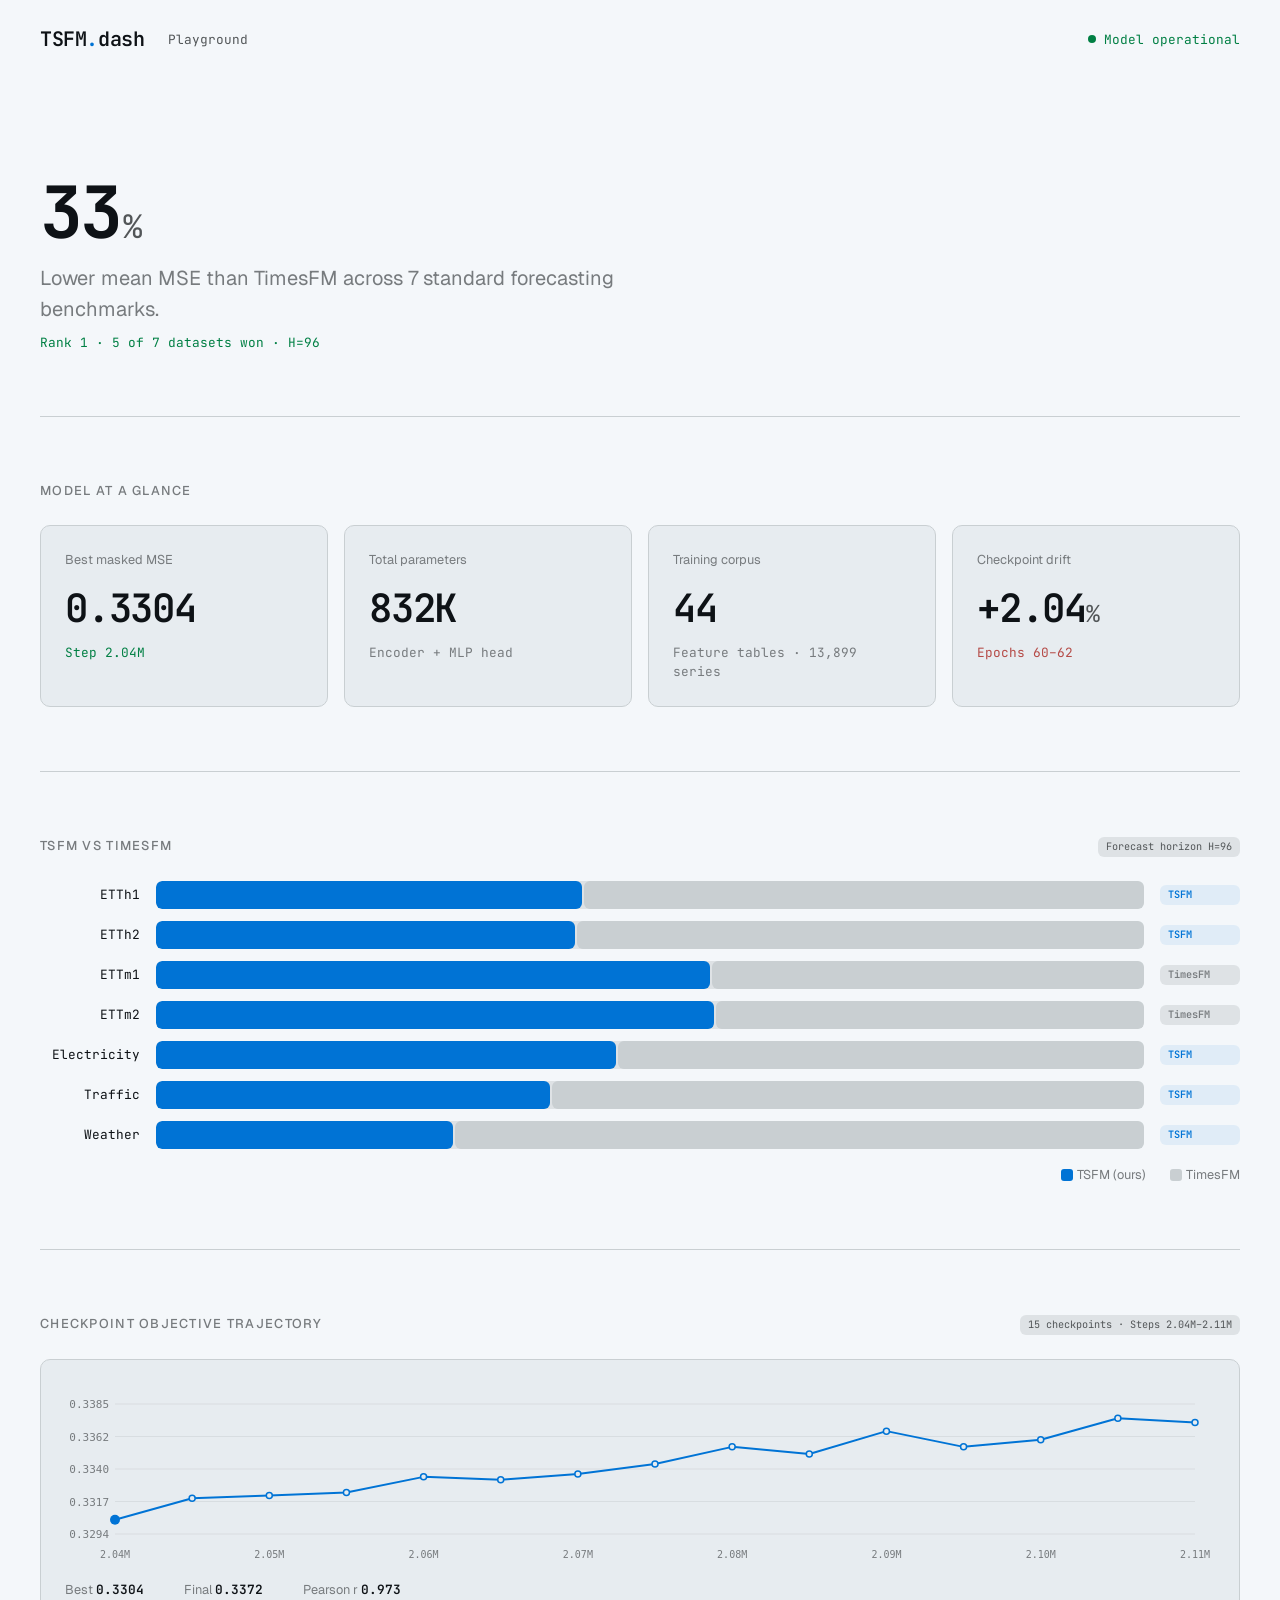
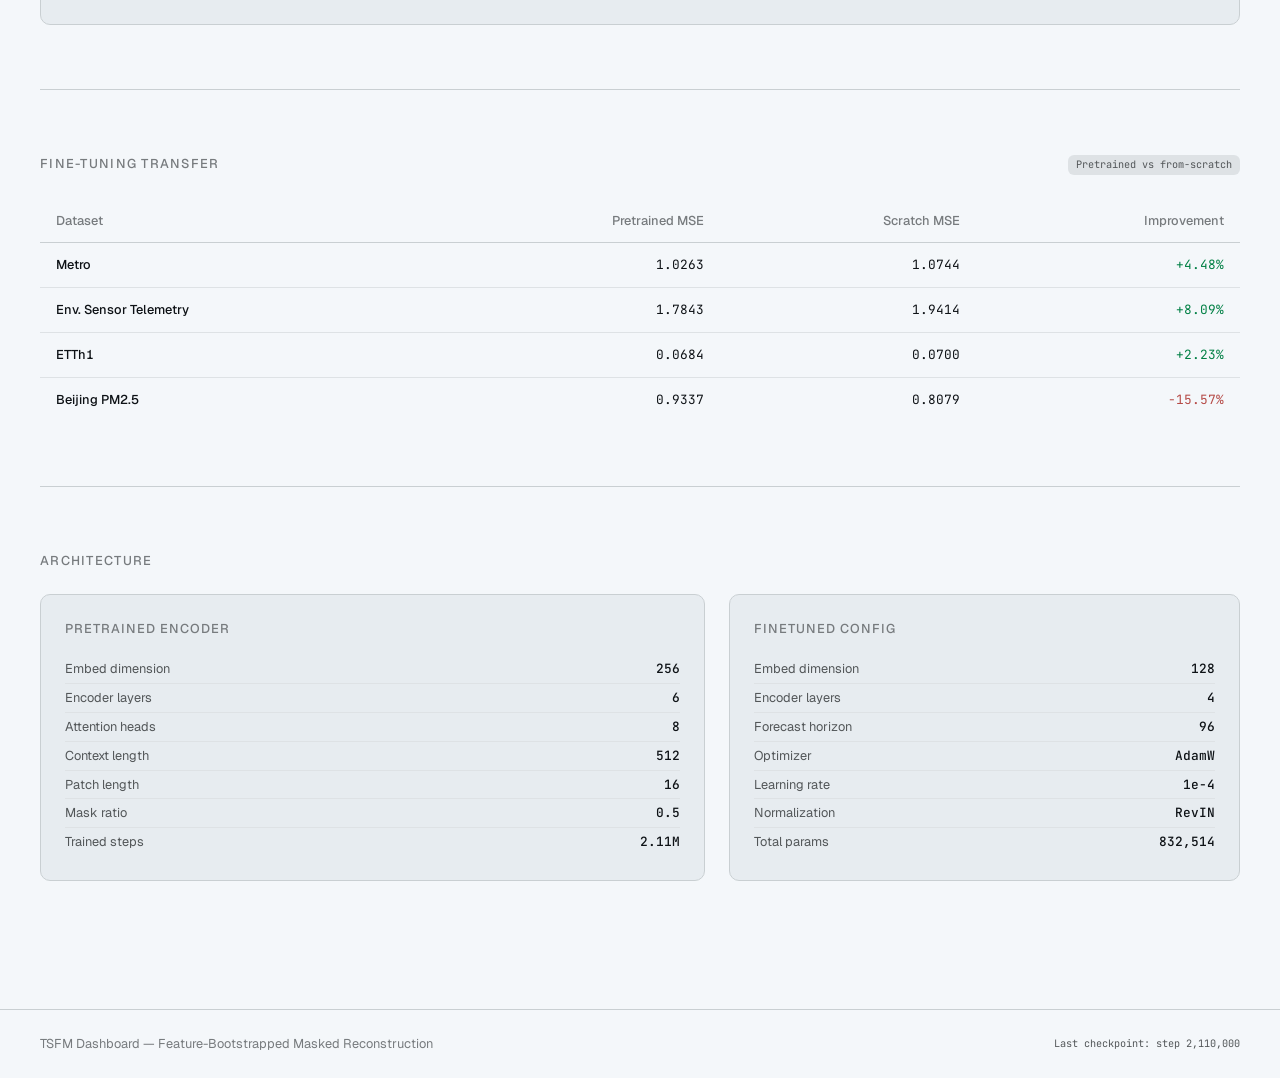
<file: paper/dashboard/index.html>
<!DOCTYPE html>
<html lang="en">
<head>
  <meta charset="UTF-8">
  <meta name="viewport" content="width=device-width, initial-scale=1.0">
  <title>TSFM Dashboard — Model Usage &amp; Performance</title>
  <meta name="description" content="Usage dashboard for the Feature-Bootstrapped Masked TSFM model. Benchmark performance, checkpoint analysis, and transfer results.">

  <!-- Fonts -->
  <link rel="preconnect" href="https://fonts.googleapis.com">
  <link rel="preconnect" href="https://fonts.gstatic.com" crossorigin>
  <link href="https://fonts.googleapis.com/css2?family=Geist:wght@400;500;600;700&family=JetBrains+Mono:wght@400;500;600;700&display=swap" rel="stylesheet">

  <link rel="stylesheet" href="tokens.css">
  <link rel="icon" type="image/png" href="favicon.png">
</head>
<body>

  <!-- Nav (N9 Edge-aligned minimal) -->
  <nav class="nav" aria-label="Dashboard navigation">
    <div style="display: flex; align-items: center; gap: var(--space-lg);">
      <a href="index.html" class="nav__wordmark">TSFM<span>.</span>dash</a>
      <a href="run.html" style="font-family: var(--font-outlier); font-size: var(--text-sm); color: var(--color-muted); text-decoration: none; transition: color var(--dur-short) var(--ease-out);" onmouseover="this.style.color='var(--color-ink)'" onmouseout="this.style.color='var(--color-muted)'">Playground</a>
    </div>
    <div class="nav__status" aria-label="Model status: operational">
      <span class="nav__dot" aria-hidden="true"></span>
      Model operational
    </div>
  </nav>

  <main class="shell">

    <!-- Stat Hero -->
    <section class="stat-hero reveal" style="--i: 0">
      <div class="stat-hero__figure" aria-label="33 percent lower mean MSE">
        <span id="hero-counter">0</span><span class="unit">%</span>
      </div>
      <p class="stat-hero__qualifier">Lower mean MSE than TimesFM across 7 standard forecasting benchmarks.</p>
      <p class="stat-hero__sub">Rank 1 · 5 of 7 datasets won · H=96</p>
    </section>

    <!-- KPI Grid -->
    <section class="kpi-section reveal" style="--i: 1" aria-label="Key performance indicators">
      <h2 class="kpi-section__title">Model at a glance</h2>
      <div class="kpi-grid">

        <div class="kpi-card">
          <div class="kpi-card__label">Best masked MSE</div>
          <div class="kpi-card__value">0.3304</div>
          <div class="kpi-card__delta kpi-card__delta--pos">Step 2.04M</div>
        </div>

        <div class="kpi-card">
          <div class="kpi-card__label">Total parameters</div>
          <div class="kpi-card__value">832K</div>
          <div class="kpi-card__delta" style="color: var(--color-neutral);">Encoder + MLP head</div>
        </div>

        <div class="kpi-card">
          <div class="kpi-card__label">Training corpus</div>
          <div class="kpi-card__value">44</div>
          <div class="kpi-card__delta" style="color: var(--color-neutral);">Feature tables · 13,899 series</div>
        </div>

        <div class="kpi-card">
          <div class="kpi-card__label">Checkpoint drift</div>
          <div class="kpi-card__value">+2.04<span style="font-size: 0.6em; font-weight: 400; color: var(--color-muted);">%</span></div>
          <div class="kpi-card__delta kpi-card__delta--neg">Epochs 60–62</div>
        </div>

      </div>
    </section>

    <!-- Benchmark: TSFM vs TimesFM -->
    <section class="benchmark-section reveal" style="--i: 2" aria-label="Benchmark comparison">
      <div class="benchmark-section__header">
        <h2 class="benchmark-section__title">TSFM vs TimesFM</h2>
        <span class="benchmark-section__badge">Forecast horizon H=96</span>
      </div>

      <div class="bar-chart" id="benchmark-chart">
        <!-- Populated by JS -->
      </div>

      <div class="chart-legend">
        <div class="chart-legend__item">
          <span class="chart-legend__swatch" style="background: var(--color-accent);"></span>
          TSFM (ours)
        </div>
        <div class="chart-legend__item">
          <span class="chart-legend__swatch" style="background: var(--color-rule);"></span>
          TimesFM
        </div>
      </div>
    </section>

    <!-- Checkpoint trend -->
    <section class="checkpoint-section reveal" style="--i: 3" aria-label="Checkpoint evaluation trend">
      <div class="benchmark-section__header">
        <h2 class="benchmark-section__title">Checkpoint objective trajectory</h2>
        <span class="benchmark-section__badge">15 checkpoints · Steps 2.04M–2.11M</span>
      </div>
      <div class="sparkline-container">
        <canvas id="checkpoint-canvas" width="1200" height="180" aria-label="Masked MSE over 15 late checkpoints, showing upward drift"></canvas>
        <div class="sparkline-meta">
          <div class="sparkline-meta__item">Best <strong>0.3304</strong></div>
          <div class="sparkline-meta__item">Final <strong>0.3372</strong></div>
          <div class="sparkline-meta__item">Pearson r <strong>0.973</strong></div>
        </div>
      </div>
    </section>

    <!-- Transfer results -->
    <section class="transfer-section reveal" style="--i: 4" aria-label="Fine-tuning transfer results">
      <div class="benchmark-section__header">
        <h2 class="benchmark-section__title">Fine-tuning transfer</h2>
        <span class="benchmark-section__badge">Pretrained vs from-scratch</span>
      </div>
      <table class="transfer-table">
        <thead>
          <tr>
            <th>Dataset</th>
            <th>Pretrained MSE</th>
            <th>Scratch MSE</th>
            <th>Improvement</th>
          </tr>
        </thead>
        <tbody id="transfer-body">
          <!-- Populated by JS -->
        </tbody>
      </table>
    </section>

    <!-- Model architecture & config -->
    <section class="model-section reveal" style="--i: 5" aria-label="Model architecture details">
      <div class="benchmark-section__header">
        <h2 class="benchmark-section__title">Architecture</h2>
      </div>
      <div class="model-grid">

        <div class="model-card">
          <h3 class="model-card__title">Pretrained encoder</h3>
          <div class="model-card__row"><span class="model-card__key">Embed dimension</span><span class="model-card__val">256</span></div>
          <div class="model-card__row"><span class="model-card__key">Encoder layers</span><span class="model-card__val">6</span></div>
          <div class="model-card__row"><span class="model-card__key">Attention heads</span><span class="model-card__val">8</span></div>
          <div class="model-card__row"><span class="model-card__key">Context length</span><span class="model-card__val">512</span></div>
          <div class="model-card__row"><span class="model-card__key">Patch length</span><span class="model-card__val">16</span></div>
          <div class="model-card__row"><span class="model-card__key">Mask ratio</span><span class="model-card__val">0.5</span></div>
          <div class="model-card__row"><span class="model-card__key">Trained steps</span><span class="model-card__val">2.11M</span></div>
        </div>

        <div class="model-card">
          <h3 class="model-card__title">Finetuned config</h3>
          <div class="model-card__row"><span class="model-card__key">Embed dimension</span><span class="model-card__val">128</span></div>
          <div class="model-card__row"><span class="model-card__key">Encoder layers</span><span class="model-card__val">4</span></div>
          <div class="model-card__row"><span class="model-card__key">Forecast horizon</span><span class="model-card__val">96</span></div>
          <div class="model-card__row"><span class="model-card__key">Optimizer</span><span class="model-card__val">AdamW</span></div>
          <div class="model-card__row"><span class="model-card__key">Learning rate</span><span class="model-card__val">1e-4</span></div>
          <div class="model-card__row"><span class="model-card__key">Normalization</span><span class="model-card__val">RevIN</span></div>
          <div class="model-card__row"><span class="model-card__key">Total params</span><span class="model-card__val">832,514</span></div>
        </div>

      </div>
    </section>

  </main>

  <!-- Footer (Ft2 Inline single line) -->
  <footer class="footer">
    <span class="footer__copy">TSFM Dashboard — Feature-Bootstrapped Masked Reconstruction</span>
    <span class="footer__build">Last checkpoint: step 2,110,000</span>
  </footer>

  <script>
    // ── Data ──
    const benchmarkData = [
      { name: "ETTh1",       tsfm: 8.05,       timesfm: 10.59,      winner: "TSFM" },
      { name: "ETTh2",       tsfm: 42.22,      timesfm: 57.15,      winner: "TSFM" },
      { name: "ETTm1",       tsfm: 7.26,       timesfm: 5.67,       winner: "TimesFM" },
      { name: "ETTm2",       tsfm: 42.21,      timesfm: 32.38,      winner: "TimesFM" },
      { name: "Electricity", tsfm: 50653,       timesfm: 57811,      winner: "TSFM" },
      { name: "Traffic",     tsfm: 4741916,     timesfm: 7129453,    winner: "TSFM" },
      { name: "Weather",     tsfm: 20.21,      timesfm: 46.80,      winner: "TSFM" },
    ];

    const transferData = [
      { dataset: "Metro",              pretrained: 1.0263, scratch: 1.0744, improvement: 4.48  },
      { dataset: "Env. Sensor Telemetry", pretrained: 1.7843, scratch: 1.9414, improvement: 8.09  },
      { dataset: "ETTh1",              pretrained: 0.0684, scratch: 0.0700, improvement: 2.23  },
      { dataset: "Beijing PM2.5",      pretrained: 0.9337, scratch: 0.8079, improvement: -15.57 },
    ];

    const checkpointMSE = [
      0.3304, 0.3319, 0.3321, 0.3323, 0.3334,
      0.3332, 0.3336, 0.3343, 0.3355, 0.3350,
      0.3366, 0.3355, 0.3360, 0.3375, 0.3372
    ];

    // ── Hero counter ──
    function animateCounter(el, target, duration) {
      const start = performance.now();
      const step = (now) => {
        const t = Math.min((now - start) / duration, 1);
        const eased = 1 - Math.pow(1 - t, 3);
        el.textContent = Math.round(eased * target);
        if (t < 1) requestAnimationFrame(step);
      };
      requestAnimationFrame(step);
    }

    const counterEl = document.getElementById("hero-counter");
    const observer = new IntersectionObserver((entries) => {
      entries.forEach(e => {
        if (e.isIntersecting) {
          animateCounter(counterEl, 33, 800);
          observer.unobserve(e.target);
        }
      });
    }, { threshold: 0.5 });
    observer.observe(counterEl.closest(".stat-hero"));

    // ── Benchmark bars ──
    const chartEl = document.getElementById("benchmark-chart");
    // Use log scale for display since Traffic is 7M vs ETTm1 at 5
    benchmarkData.forEach(d => {
      const max = Math.max(d.tsfm, d.timesfm);
      const tsfmPct  = (d.tsfm / max * 100).toFixed(1);
      const tfmPct   = (d.timesfm / max * 100).toFixed(1);

      const row = document.createElement("div");
      row.className = "bar-row";
      row.innerHTML = `
        <span class="bar-row__label">${d.name}</span>
        <div class="bar-row__track">
          <div class="bar-row__fill bar-row__fill--tsfm" style="width: ${tsfmPct}%;" title="TSFM: ${d.tsfm.toLocaleString()}"></div>
          <div class="bar-row__fill bar-row__fill--timesfm" style="width: ${tfmPct}%;" title="TimesFM: ${d.timesfm.toLocaleString()}"></div>
        </div>
        <span class="bar-row__winner bar-row__winner--${d.winner === 'TSFM' ? 'tsfm' : 'timesfm'}">${d.winner}</span>
      `;
      chartEl.appendChild(row);
    });

    // ── Transfer table ──
    const tbody = document.getElementById("transfer-body");
    transferData.forEach(d => {
      const tr = document.createElement("tr");
      const sign = d.improvement >= 0 ? "+" : "";
      const colorClass = d.improvement >= 0 ? "kpi-card__delta--pos" : "kpi-card__delta--neg";
      tr.innerHTML = `
        <td>${d.dataset}</td>
        <td>${d.pretrained.toFixed(4)}</td>
        <td>${d.scratch.toFixed(4)}</td>
        <td class="${colorClass}">${sign}${d.improvement.toFixed(2)}%</td>
      `;
      tbody.appendChild(tr);
    });

    // ── Checkpoint sparkline ──
    const canvas = document.getElementById("checkpoint-canvas");
    const ctx = canvas.getContext("2d");
    const dpr = window.devicePixelRatio || 1;
    canvas.width  = canvas.offsetWidth * dpr;
    canvas.height = 180 * dpr;
    ctx.scale(dpr, dpr);

    const W = canvas.offsetWidth;
    const H = 180;
    const pad = { top: 20, right: 20, bottom: 30, left: 50 };
    const plotW = W - pad.left - pad.right;
    const plotH = H - pad.top - pad.bottom;

    const minV = Math.min(...checkpointMSE) - 0.001;
    const maxV = Math.max(...checkpointMSE) + 0.001;

    function xPos(i) { return pad.left + (i / (checkpointMSE.length - 1)) * plotW; }
    function yPos(v) { return pad.top + (1 - (v - minV) / (maxV - minV)) * plotH; }

    // Computed style for tokens
    const rootStyles = getComputedStyle(document.documentElement);

    // Grid lines
    ctx.strokeStyle = rootStyles.getPropertyValue("--color-rule").trim() || "#d4d4d4";
    ctx.lineWidth = 0.5;
    for (let i = 0; i < 5; i++) {
      const y = pad.top + (i / 4) * plotH;
      ctx.beginPath();
      ctx.moveTo(pad.left, y);
      ctx.lineTo(W - pad.right, y);
      ctx.stroke();
      // Label
      const val = maxV - (i / 4) * (maxV - minV);
      ctx.fillStyle = rootStyles.getPropertyValue("--color-neutral").trim() || "#888";
      ctx.font = "11px 'JetBrains Mono', monospace";
      ctx.textAlign = "right";
      ctx.fillText(val.toFixed(4), pad.left - 6, y + 4);
    }

    // Line
    ctx.beginPath();
    ctx.strokeStyle = rootStyles.getPropertyValue("--color-accent").trim() || "#4466ff";
    ctx.lineWidth = 2;
    ctx.lineJoin = "round";
    checkpointMSE.forEach((v, i) => {
      if (i === 0) ctx.moveTo(xPos(i), yPos(v));
      else ctx.lineTo(xPos(i), yPos(v));
    });
    ctx.stroke();

    // Dots
    checkpointMSE.forEach((v, i) => {
      ctx.beginPath();
      ctx.arc(xPos(i), yPos(v), i === 0 ? 5 : 3, 0, Math.PI * 2);
      ctx.fillStyle = i === 0
        ? (rootStyles.getPropertyValue("--color-accent").trim() || "#4466ff")
        : (rootStyles.getPropertyValue("--color-paper-2").trim() || "#eee");
      ctx.fill();
      if (i !== 0) {
        ctx.strokeStyle = rootStyles.getPropertyValue("--color-accent").trim() || "#4466ff";
        ctx.lineWidth = 1.5;
        ctx.stroke();
      }
    });

    // X-axis labels
    ctx.fillStyle = rootStyles.getPropertyValue("--color-neutral").trim() || "#888";
    ctx.font = "10px 'JetBrains Mono', monospace";
    ctx.textAlign = "center";
    const steps = [2.04, 2.05, 2.06, 2.07, 2.08, 2.09, 2.10, 2.11];
    steps.forEach(s => {
      const i = Math.round((s - 2.04) / (2.11 - 2.04) * (checkpointMSE.length - 1));
      ctx.fillText(s.toFixed(2) + "M", xPos(i), H - 6);
    });
  </script>

</body>
</html>
</file>
<file: paper/dashboard/tokens.css>
/* Hallmark · genre: modern-minimal · macrostructure: Stat-Led · theme: Quiet · enrichment: none · nav: N9 · footer: Ft2
 * pre-emit critique: P4 H5 E5 S5 R5 V5
 * audience: ML team · use: model monitoring · tone: technical */

/* ── Token system ── */
:root {
  /* Paper (light, tinted cool) */
  --color-paper:      oklch(97.5% 0.005 240);
  --color-paper-2:    oklch(94% 0.008 240);
  --color-paper-3:    oklch(91% 0.006 240);
  --color-rule:       oklch(85% 0.008 240);
  --color-neutral:    oklch(58% 0.006 240);
  --color-muted:      oklch(45% 0.006 240);
  --color-ink:        oklch(18% 0.010 240);
  --color-accent:     oklch(55% 0.18 250);
  --color-focus:      oklch(55% 0.19 250);
  --color-pos:        oklch(52% 0.14 155);
  --color-neg:        oklch(55% 0.14 25);
  --color-warn:       oklch(65% 0.16 80);

  /* Typography */
  --font-display:  "Geist", ui-sans-serif, system-ui, sans-serif;
  --font-body:     "Geist", ui-sans-serif, system-ui, sans-serif;
  --font-outlier:  "JetBrains Mono", ui-monospace, monospace;

  /* Scale (major-third 1.25) */
  --text-xs:      0.64rem;
  --text-sm:      0.8rem;
  --text-base:    1rem;
  --text-md:      1.25rem;
  --text-lg:      1.5625rem;
  --text-xl:      1.9531rem;
  --text-2xl:     2.4414rem;
  --text-3xl:     3.0518rem;
  --text-display: clamp(2.75rem, 5vw + 1rem, 4.5rem);

  /* Spacing (4pt) */
  --space-3xs: 0.125rem;
  --space-2xs: 0.25rem;
  --space-xs:  0.5rem;
  --space-sm:  0.75rem;
  --space-md:  1rem;
  --space-lg:  1.5rem;
  --space-xl:  2.5rem;
  --space-2xl: 4rem;
  --space-3xl: 6rem;
  --space-4xl: 9rem;

  /* Motion */
  --ease-out:    cubic-bezier(0.16, 1, 0.3, 1);
  --ease-in:     cubic-bezier(0.7, 0, 0.84, 0);
  --ease-in-out: cubic-bezier(0.65, 0, 0.35, 1);
  --dur-micro:   120ms;
  --dur-short:   220ms;
  --dur-long:    420ms;

  /* Depth */
  --z-base:     1;
  --z-raised:   10;
  --z-sticky:   200;

  /* Radii */
  --radius-sm: 6px;
  --radius-md: 10px;
  --radius-lg: 14px;
}

/* ── Reset ── */
*, *::before, *::after { box-sizing: border-box; margin: 0; padding: 0; }
html { overflow-x: clip; -webkit-text-size-adjust: 100%; }
body { overflow-x: clip; }

body {
  font-family: var(--font-body);
  font-size: var(--text-base);
  line-height: 1.55;
  color: var(--color-ink);
  background: var(--color-paper);
  -webkit-font-smoothing: antialiased;
  -moz-osx-font-smoothing: grayscale;
}

/* ── Nav (N9 Edge-aligned minimal) ── */
.nav {
  display: flex;
  align-items: center;
  justify-content: space-between;
  padding: var(--space-lg) var(--space-xl);
  max-width: 1280px;
  margin: 0 auto;
}
.nav__wordmark {
  font-family: var(--font-outlier);
  font-size: var(--text-md);
  font-weight: 600;
  letter-spacing: -0.02em;
  color: var(--color-ink);
  text-decoration: none;
}
.nav__wordmark span {
  color: var(--color-accent);
}
.nav__status {
  display: flex;
  align-items: center;
  gap: var(--space-xs);
  font-family: var(--font-outlier);
  font-size: var(--text-sm);
  color: var(--color-pos);
}
.nav__dot {
  width: 8px;
  height: 8px;
  border-radius: 50%;
  background: var(--color-pos);
  animation: pulse 2.5s var(--ease-in-out) infinite;
}
@keyframes pulse {
  0%, 100% { opacity: 1; }
  50% { opacity: 0.4; }
}

/* ── Layout shell ── */
.shell {
  max-width: 1280px;
  margin: 0 auto;
  padding: 0 var(--space-xl);
}

/* ── Stat Hero ── */
.stat-hero {
  padding: var(--space-3xl) 0 var(--space-2xl);
  border-bottom: 1px solid var(--color-rule);
}
.stat-hero__figure {
  font-family: var(--font-outlier);
  font-size: var(--text-display);
  font-weight: 700;
  letter-spacing: -0.04em;
  line-height: 1.05;
  color: var(--color-ink);
  font-variant-numeric: tabular-nums;
}
.stat-hero__figure .unit {
  font-size: 0.45em;
  font-weight: 400;
  color: var(--color-muted);
  vertical-align: baseline;
  margin-left: 0.1em;
}
.stat-hero__qualifier {
  margin-top: var(--space-sm);
  font-size: var(--text-md);
  color: var(--color-neutral);
  max-width: 50ch;
}
.stat-hero__sub {
  margin-top: var(--space-xs);
  font-family: var(--font-outlier);
  font-size: var(--text-sm);
  color: var(--color-pos);
}

/* ── KPI Grid ── */
.kpi-section {
  padding: var(--space-2xl) 0;
}
.kpi-section__title {
  font-size: var(--text-sm);
  font-weight: 500;
  text-transform: uppercase;
  letter-spacing: 0.1em;
  color: var(--color-neutral);
  margin-bottom: var(--space-lg);
}
.kpi-grid {
  display: grid;
  grid-template-columns: repeat(4, 1fr);
  gap: var(--space-md);
}
.kpi-card {
  background: var(--color-paper-2);
  border: 1px solid var(--color-rule);
  border-radius: var(--radius-md);
  padding: var(--space-lg);
  transition: border-color var(--dur-short) var(--ease-out);
}
.kpi-card:hover {
  border-color: var(--color-accent);
}
.kpi-card__label {
  font-size: var(--text-sm);
  color: var(--color-neutral);
  margin-bottom: var(--space-xs);
}
.kpi-card__value {
  font-family: var(--font-outlier);
  font-size: var(--text-2xl);
  font-weight: 600;
  letter-spacing: -0.03em;
  font-variant-numeric: tabular-nums;
  color: var(--color-ink);
}
.kpi-card__delta {
  font-family: var(--font-outlier);
  font-size: var(--text-sm);
  margin-top: var(--space-2xs);
}
.kpi-card__delta--pos { color: var(--color-pos); }
.kpi-card__delta--neg { color: var(--color-neg); }

/* ── Benchmark section ── */
.benchmark-section {
  padding: var(--space-2xl) 0;
  border-top: 1px solid var(--color-rule);
}
.benchmark-section__header {
  display: flex;
  align-items: baseline;
  justify-content: space-between;
  margin-bottom: var(--space-lg);
}
.benchmark-section__title {
  font-size: var(--text-sm);
  font-weight: 500;
  text-transform: uppercase;
  letter-spacing: 0.1em;
  color: var(--color-neutral);
}
.benchmark-section__badge {
  font-family: var(--font-outlier);
  font-size: var(--text-xs);
  padding: var(--space-3xs) var(--space-xs);
  background: var(--color-paper-3);
  border-radius: var(--radius-sm);
  color: var(--color-muted);
}

/* Bar chart */
.bar-chart {
  display: flex;
  flex-direction: column;
  gap: var(--space-sm);
}
.bar-row {
  display: grid;
  grid-template-columns: 100px 1fr 80px;
  align-items: center;
  gap: var(--space-md);
}
.bar-row__label {
  font-family: var(--font-outlier);
  font-size: var(--text-sm);
  color: var(--color-ink);
  text-align: right;
}
.bar-row__track {
  height: 28px;
  background: var(--color-paper-3);
  border-radius: var(--radius-sm);
  overflow: hidden;
  display: flex;
  gap: 2px;
}
.bar-row__fill {
  height: 100%;
  border-radius: var(--radius-sm);
  transition: width var(--dur-long) var(--ease-out);
}
.bar-row__fill--tsfm {
  background: var(--color-accent);
}
.bar-row__fill--timesfm {
  background: var(--color-rule);
}
.bar-row__winner {
  font-family: var(--font-outlier);
  font-size: var(--text-xs);
  font-weight: 600;
  padding: var(--space-3xs) var(--space-xs);
  border-radius: var(--radius-sm);
}
.bar-row__winner--tsfm {
  color: var(--color-accent);
  background: oklch(55% 0.18 250 / 0.08);
}
.bar-row__winner--timesfm {
  color: var(--color-neutral);
  background: var(--color-paper-3);
}

/* Legend */
.chart-legend {
  display: flex;
  gap: var(--space-lg);
  margin-top: var(--space-md);
  justify-content: flex-end;
}
.chart-legend__item {
  display: flex;
  align-items: center;
  gap: var(--space-2xs);
  font-size: var(--text-sm);
  color: var(--color-neutral);
}
.chart-legend__swatch {
  width: 12px;
  height: 12px;
  border-radius: 3px;
}

/* ── Transfer results table ── */
.transfer-section {
  padding: var(--space-2xl) 0;
  border-top: 1px solid var(--color-rule);
}
.transfer-table {
  width: 100%;
  border-collapse: collapse;
  font-variant-numeric: tabular-nums;
}
.transfer-table th {
  font-size: var(--text-sm);
  font-weight: 500;
  color: var(--color-neutral);
  text-align: left;
  padding: var(--space-sm) var(--space-md);
  border-bottom: 1px solid var(--color-rule);
}
.transfer-table th:not(:first-child) {
  text-align: right;
}
.transfer-table td {
  font-family: var(--font-outlier);
  font-size: var(--text-sm);
  padding: var(--space-sm) var(--space-md);
  border-bottom: 1px solid var(--color-paper-3);
}
.transfer-table td:not(:first-child) {
  text-align: right;
}
.transfer-table td:first-child {
  font-family: var(--font-body);
  font-weight: 500;
  color: var(--color-ink);
}
.transfer-table tr:last-child td {
  border-bottom: none;
}

/* ── Model info panel ── */
.model-section {
  padding: var(--space-2xl) 0;
  border-top: 1px solid var(--color-rule);
}
.model-grid {
  display: grid;
  grid-template-columns: 1.3fr 1fr;
  gap: var(--space-lg);
}
.model-card {
  background: var(--color-paper-2);
  border: 1px solid var(--color-rule);
  border-radius: var(--radius-md);
  padding: var(--space-lg);
}
.model-card__title {
  font-size: var(--text-sm);
  font-weight: 500;
  color: var(--color-neutral);
  margin-bottom: var(--space-md);
  text-transform: uppercase;
  letter-spacing: 0.08em;
}
.model-card__row {
  display: flex;
  justify-content: space-between;
  padding: var(--space-2xs) 0;
  border-bottom: 1px solid var(--color-paper-3);
}
.model-card__row:last-child {
  border-bottom: none;
}
.model-card__key {
  font-size: var(--text-sm);
  color: var(--color-muted);
}
.model-card__val {
  font-family: var(--font-outlier);
  font-size: var(--text-sm);
  font-weight: 500;
  color: var(--color-ink);
  font-variant-numeric: tabular-nums;
}

/* ── Checkpoint trend sparkline ── */
.checkpoint-section {
  padding: var(--space-2xl) 0;
  border-top: 1px solid var(--color-rule);
}
.sparkline-container {
  background: var(--color-paper-2);
  border: 1px solid var(--color-rule);
  border-radius: var(--radius-md);
  padding: var(--space-lg);
}
.sparkline-container canvas {
  width: 100%;
  height: 180px;
  display: block;
}
.sparkline-meta {
  display: flex;
  gap: var(--space-xl);
  margin-top: var(--space-md);
}
.sparkline-meta__item {
  font-size: var(--text-sm);
  color: var(--color-neutral);
}
.sparkline-meta__item strong {
  font-family: var(--font-outlier);
  color: var(--color-ink);
  font-weight: 600;
}

/* ── Footer (Ft2 Inline single line) ── */
.footer {
  border-top: 1px solid var(--color-rule);
  padding: var(--space-lg) var(--space-xl);
  max-width: 1280px;
  margin: var(--space-2xl) auto 0;
  display: flex;
  align-items: center;
  justify-content: space-between;
}
.footer__copy {
  font-size: var(--text-sm);
  color: var(--color-neutral);
}
.footer__build {
  font-family: var(--font-outlier);
  font-size: var(--text-xs);
  color: var(--color-muted);
}

/* ── Reveal animation ── */
.reveal {
  opacity: 0;
  transform: translateY(8px);
  animation: revealIn var(--dur-long) var(--ease-out) forwards;
  animation-delay: calc(var(--i, 0) * 60ms);
}
@keyframes revealIn {
  to { opacity: 1; transform: none; }
}

/* ── Counter animation ── */
@keyframes countUp {
  from { opacity: 0.3; }
  to   { opacity: 1; }
}

/* ── Reduced motion ── */
@media (prefers-reduced-motion: reduce) {
  *, *::before, *::after {
    animation-duration: 150ms !important;
    animation-iteration-count: 1 !important;
    transition-duration: 150ms !important;
  }
  .reveal {
    animation: revealReduced 150ms linear forwards;
  }
  @keyframes revealReduced {
    to { opacity: 1; transform: none; }
  }
  .nav__dot { animation: none; opacity: 1; }
}

/* ── Responsive ── */
@media (max-width: 768px) {
  .shell { padding: 0 var(--space-md); }
  .nav { padding: var(--space-md); }
  .kpi-grid { grid-template-columns: repeat(2, 1fr); }
  .model-grid { grid-template-columns: 1fr; }
  .bar-row { grid-template-columns: 72px 1fr 64px; }
  .bar-row__label { font-size: var(--text-xs); }
  .stat-hero { padding: var(--space-2xl) 0 var(--space-xl); }
  .footer { flex-direction: column; gap: var(--space-xs); text-align: center; }
}

@media (max-width: 414px) {
  .kpi-grid { grid-template-columns: 1fr; }
  .kpi-card__value { font-size: var(--text-xl); }
  .stat-hero__figure { font-size: var(--text-3xl); }
  .benchmark-section__header { flex-direction: column; gap: var(--space-xs); }
  .chart-legend { justify-content: flex-start; }
}

/* ── Focus ── */
:focus-visible {
  outline: 2px solid var(--color-focus);
  outline-offset: 2px;
}
</file>
